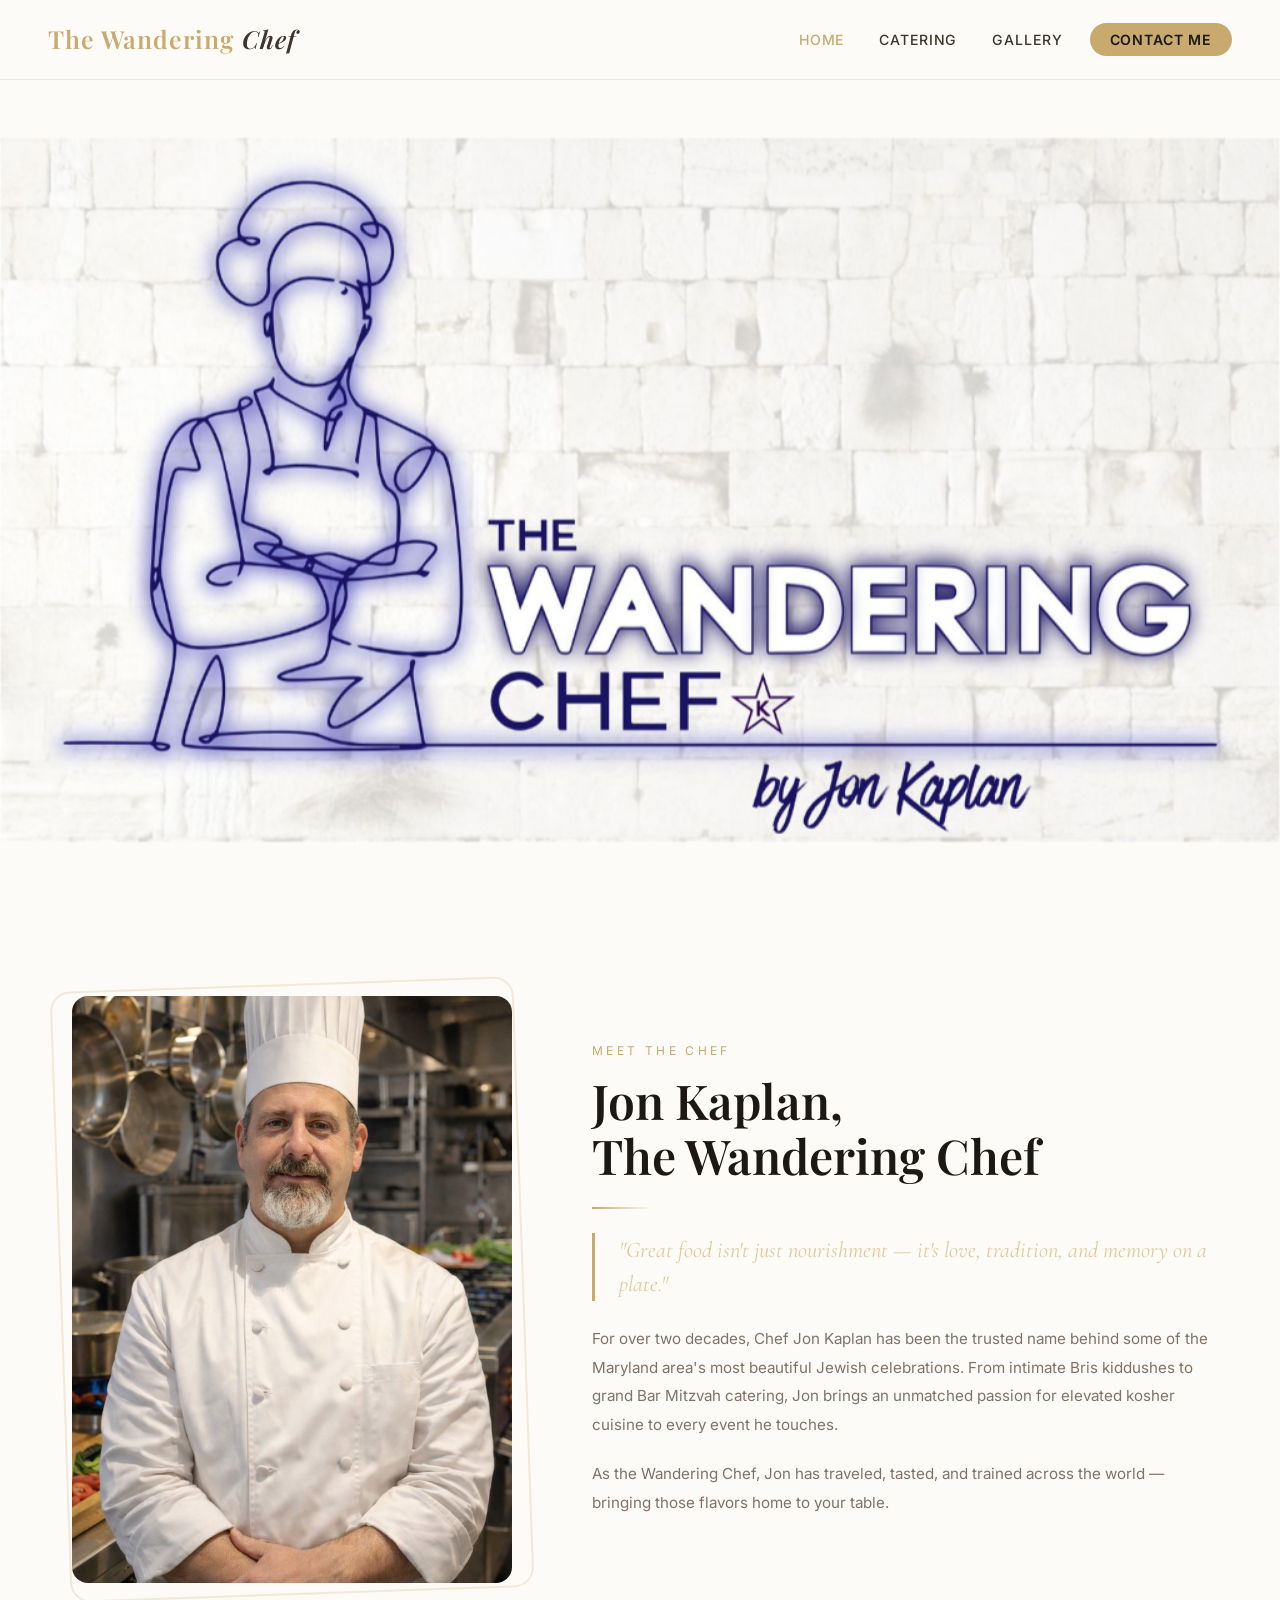
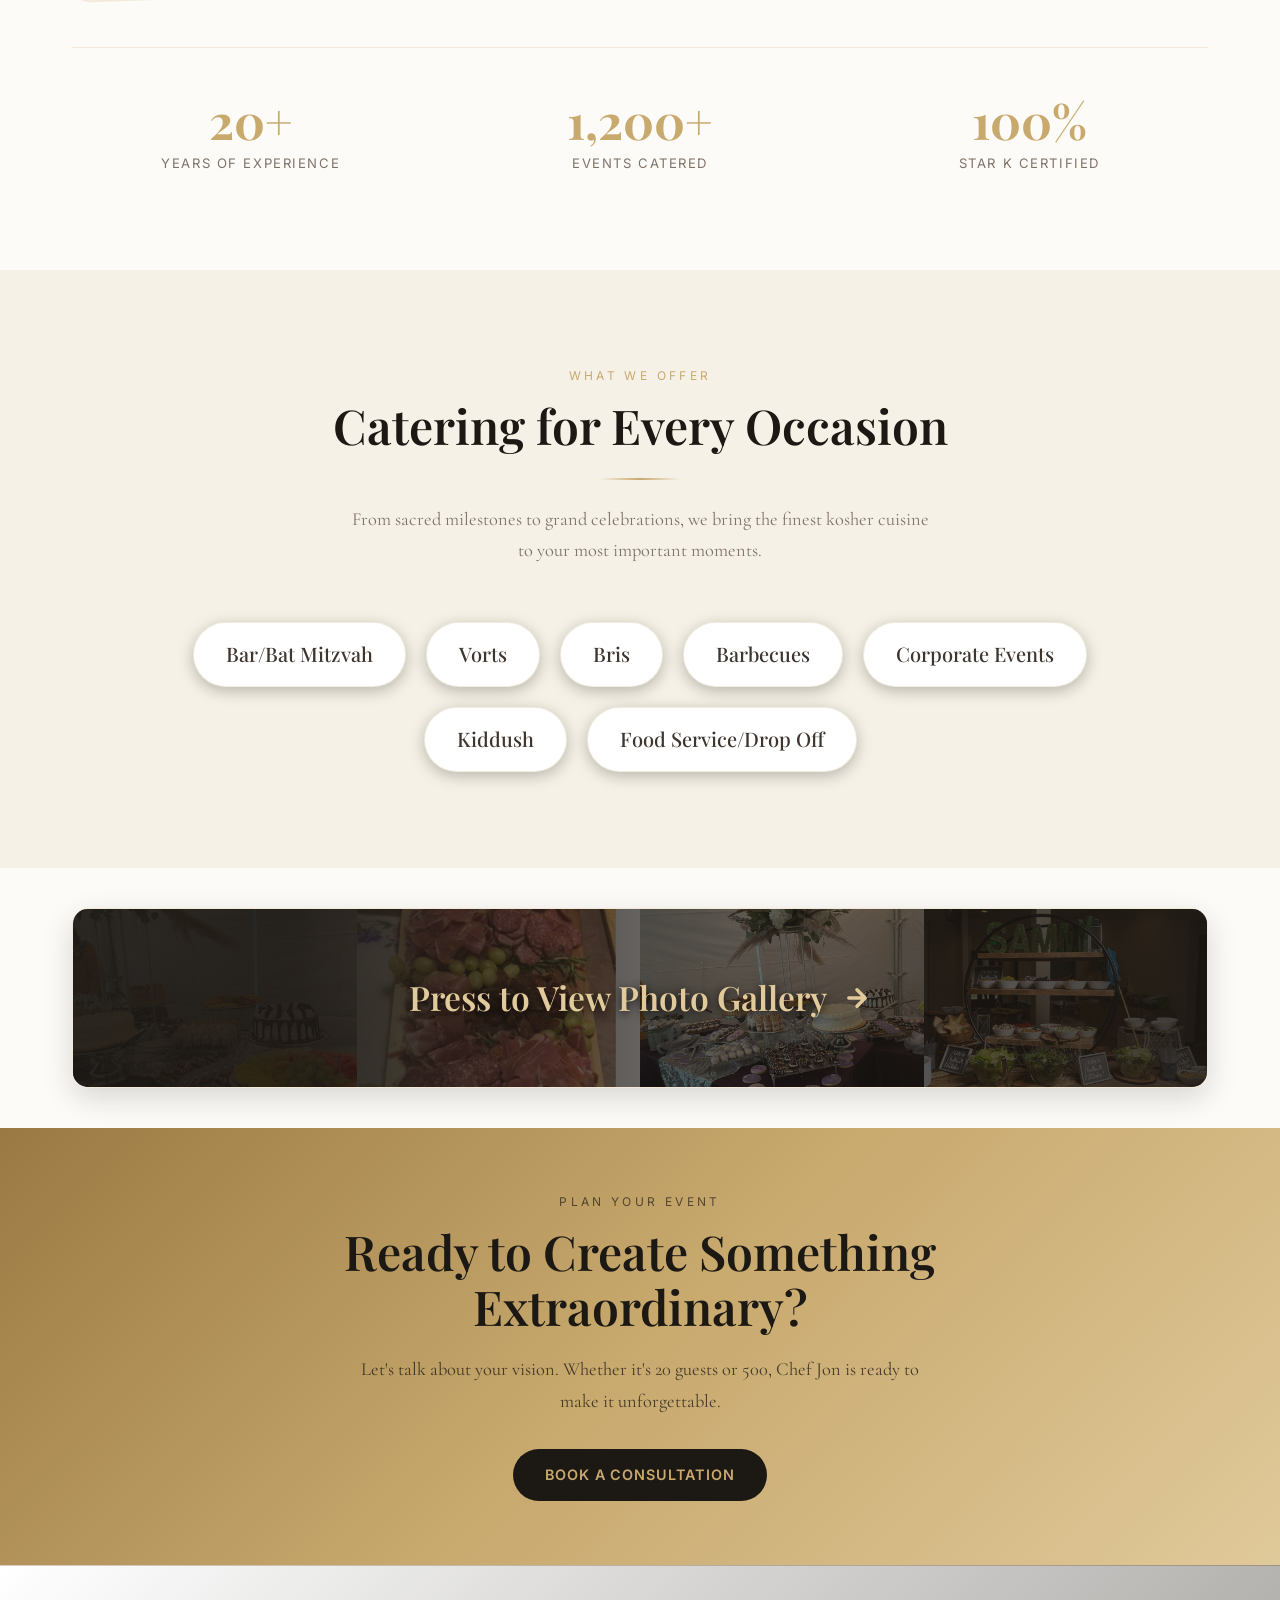
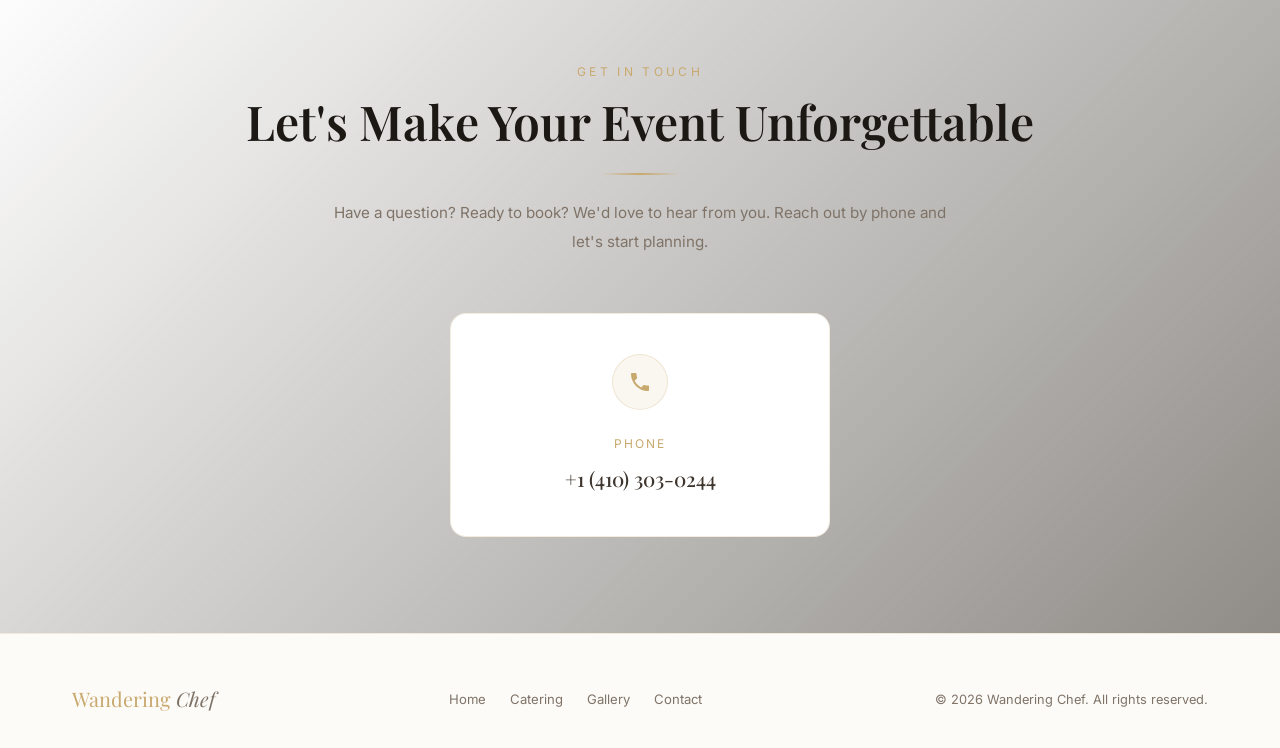
<file: index.html>
<!DOCTYPE html>
<html lang="en">
<head>
  <meta charset="UTF-8" />
  <meta name="viewport" content="width=device-width, initial-scale=1.0" />
  <title>The Wandering Chef — Premium Kosher Catering by Jon Kaplan</title>
  <meta name="description" content="The Wandering Chef by Jon Kaplan — Premier kosher catering for Bar Mitzvahs, Bat Mitzvahs, Bris, Kiddushes, Weddings, and all your special occasions." />
  <link rel="preconnect" href="https://fonts.googleapis.com" />
  <link rel="preconnect" href="https://fonts.gstatic.com" crossorigin />
  <link href="https://fonts.googleapis.com/css2?family=Playfair+Display:ital,wght@0,400;0,500;0,600;0,700;1,400;1,600&family=Inter:wght@300;400;500;600&family=Cormorant+Garamond:ital,wght@0,300;0,400;0,500;0,600;1,400;1,600&display=swap" rel="stylesheet" />
  <link rel="stylesheet" href="styles.css" />
</head>
<body>

  <!-- ============================
       NAVIGATION
       ============================ -->
  <nav class="navbar" id="navbar" role="navigation" aria-label="Main navigation">
    <a class="nav-brand" href="index.html" id="nav-logo">The Wandering <span>Chef</span></a>

    <div class="hamburger" id="hamburger" aria-label="Toggle menu">
      <span></span><span></span><span></span>
    </div>

    <ul class="nav-links" id="nav-links">
      <li><a href="index.html" class="active" id="nav-home">Home</a></li>
      <li><a href="catering.html" id="nav-catering">Catering</a></li>
      <li><a href="gallery.html" id="nav-gallery">Gallery</a></li>
      <li><a href="contact.html" class="nav-contact-btn " id="nav-contact">Contact Me</a></li>
    </ul>
  </nav>

  <!-- ============================
       HERO
       ============================ -->
  <header class="hero" id="hero">
    <div class="hero-overlay" aria-hidden="true"></div>
    <div class="hero-content">
      <img src="Logo.png" alt="Wandering Chef Logo" class="hero-logo-img" />
    </div>
  </header>

  <!-- ============================
       INTRO / ABOUT SNIPPET
       ============================ -->
  <section id="about-snippet">
    <div class="container">
      <div class="bio-layout">
        <div class="bio-image-wrap fade-in">
          <img class="bio-image" src="chef_portrait.jpg" alt="Chef Jon Kaplan" loading="lazy" />
        </div>
        <div class="fade-in fade-in-delay-1">
          <span class="section-label">Meet the Chef</span>
          <h2 class="section-title">Jon Kaplan,<br>The Wandering Chef</h2>
          <div class="divider"></div>
          <blockquote class="bio-quote">"Great food isn't just nourishment — it's love, tradition, and memory on a plate."</blockquote>
          <p class="bio-text">For over two decades, Chef Jon Kaplan has been the trusted name behind some of the Maryland area's most beautiful Jewish celebrations. From intimate Bris kiddushes to grand Bar Mitzvah catering, Jon brings an unmatched passion for elevated kosher cuisine to every event he touches.</p>
          <p class="bio-text">As the Wandering Chef, Jon has traveled, tasted, and trained across the world — bringing those flavors home to your table.</p>
        </div>
      </div>

      <!-- Stats -->
      <div class="stats-grid">
        <div class="stat-item fade-in">
          <div class="stat-number">20+</div>
          <div class="stat-label">Years of Experience</div>
        </div>
        <div class="stat-item fade-in fade-in-delay-1">
          <div class="stat-number">1,200+</div>
          <div class="stat-label">Events Catered</div>
        </div>
        <div class="stat-item fade-in fade-in-delay-2">
          <div class="stat-number">100%</div>
          <div class="stat-label">Star K Certified</div>
        </div>
      </div>
    </div>
  </section>

  <!-- ============================
       SERVICES
       ============================ -->
  <section id="services" style="background: var(--dark-mid);">
    <div class="container">
      <div class="text-center fade-in">
        <span class="section-label">What We Offer</span>
        <h2 class="section-title">Catering for Every Occasion</h2>
        <div class="divider center"></div>
        <p class="section-subtitle">From sacred milestones to grand celebrations, we bring the finest kosher cuisine to your most important moments.</p>
      </div>
      
      <div class="catering-services-text-list fade-in">
        <a href="catering.html#bar-mitzvah" class="service-text-link">Bar/Bat Mitzvah</a>
        <a href="catering.html#vorts" class="service-text-link">Vorts</a>
        <a href="catering.html#bris" class="service-text-link">Bris</a>
        <a href="catering.html#bbq" class="service-text-link">Barbecues</a>
        <a href="catering.html#corporate" class="service-text-link">Corporate Events</a>
        <a href="catering.html#kiddush" class="service-text-link">Kiddush</a>
        <a href="catering.html#drop-off" class="service-text-link">Food Service/Drop Off</a>
      </div>
    </div>
  </section>

  <!-- ============================
       PHOTO GALLERY TRIGGER BUTTON / STRIP
       ============================ -->
  <div class="gallery-trigger-banner">
    <a href="gallery.html" class="gallery-banner-btn">
      <div class="gallery-banner-bg">
        <div class="bg-img" style="background-image: url('Food Images/WhatsApp%20Image%202026-06-09%20at%2015.09.05%20(1).jpeg');"></div>
        <div class="bg-img" style="background-image: url('Food Images/WhatsApp%20Image%202026-06-09%20at%2015.09.05%20(2).jpeg');"></div>
        <div class="bg-img" style="background-image: url('Food Images/WhatsApp%20Image%202026-06-09%20at%2015.09.05%20(3).jpeg');"></div>
        <div class="bg-img" style="background-image: url('Food Images/WhatsApp%20Image%202026-06-09%20at%2015.09.06%20(1).jpeg');"></div>
      </div>
      <div class="gallery-banner-overlay"></div>
      <div class="gallery-banner-content">
        <span>Press to View Photo Gallery</span>
        <svg viewBox="0 0 24 24" xmlns="http://www.w3.org/2000/svg">
          <path d="M5 12h14M12 5l7 7-7 7" stroke="currentColor" stroke-width="3" stroke-linecap="round" stroke-linejoin="round" fill="none"/>
        </svg>
      </div>
    </a>
  </div>

  <!-- ============================
       HIGHLIGHT BAND
       ============================ -->
  <section class="highlight-band" id="cta-band">
    <div class="container text-center fade-in">
      <span class="section-label" style="color: rgba(26,22,18,0.65);">Plan Your Event</span>
      <h2 class="section-title">Ready to Create Something<br>Extraordinary?</h2>
      <p class="section-subtitle" style="margin: 1rem auto 2rem;">Let's talk about your vision. Whether it's 20 guests or 500, Chef Jon is ready to make it unforgettable.</p>
      <a href="contact.html" class="btn btn-primary" id="cta-contact-btn">Book a Consultation</a>
    </div>
  </section>

  <!-- ============================
       CONTACT SECTION (Home)
       ============================ -->
  <section class="contact-section" id="contact-home">
    <div class="container text-center fade-in">
      <span class="section-label">Get in Touch</span>
      <h2 class="section-title">Let's Make Your Event Unforgettable</h2>
      <div class="divider center"></div>
      <p class="bio-text" style="max-width: 620px; margin: 0 auto 3.5rem;">Have a question? Ready to book? We'd love to hear from you. Reach out by phone and let's start planning.</p>

      <div class="contact-methods-grid" style="display: flex; justify-content: center;">
        <div class="contact-method-card" style="max-width: 380px; width: 100%;">
          <div class="contact-icon">
            <svg viewBox="0 0 24 24" xmlns="http://www.w3.org/2000/svg">
              <path d="M6.6 10.8c1.4 2.8 3.8 5.1 6.6 6.6l2.2-2.2c.3-.3.7-.4 1-.2 1.1.4 2.3.6 3.6.6.6 0 1 .4 1 1V20c0 .6-.4 1-1 1-9.4 0-17-7.6-17-17 0-.6.4-1 1-1h3.5c.6 0 1 .4 1 1 0 1.3.2 2.5.6 3.6.1.3 0 .7-.2 1L6.6 10.8z"/>
            </svg>
          </div>
          <span class="contact-info-label">Phone</span>
          <p class="contact-info-value"><a href="tel:+14103030244" id="contact-phone-link">+1 (410) 303-0244</a></p>
        </div>
      </div>
    </div>
  </section>

  <!-- ============================
       FOOTER
       ============================ -->
  <footer class="footer" id="footer">
    <div class="container">
      <div class="footer-inner">
        <div class="footer-brand">Wandering <span>Chef</span></div>
        <nav class="footer-links">
          <a href="index.html">Home</a>
          <a href="catering.html">Catering</a>
          <a href="gallery.html">Gallery</a>
          <a href="contact.html">Contact</a>
        </nav>
        <p class="footer-copy">&copy; 2026 Wandering Chef. All rights reserved.</p>
      </div>
    </div>
  </footer>

  <!-- Scroll Up Button -->
  <button id="scrollUpBtn" aria-label="Scroll to top">
    <svg viewBox="0 0 24 24" xmlns="http://www.w3.org/2000/svg">
      <path d="M7.41 15.41L12 10.83l4.59 4.58L18 14l-6-6-6 6z"/>
    </svg>
  </button>

  <script src="main.js"></script>
</body>
</html>
</file>
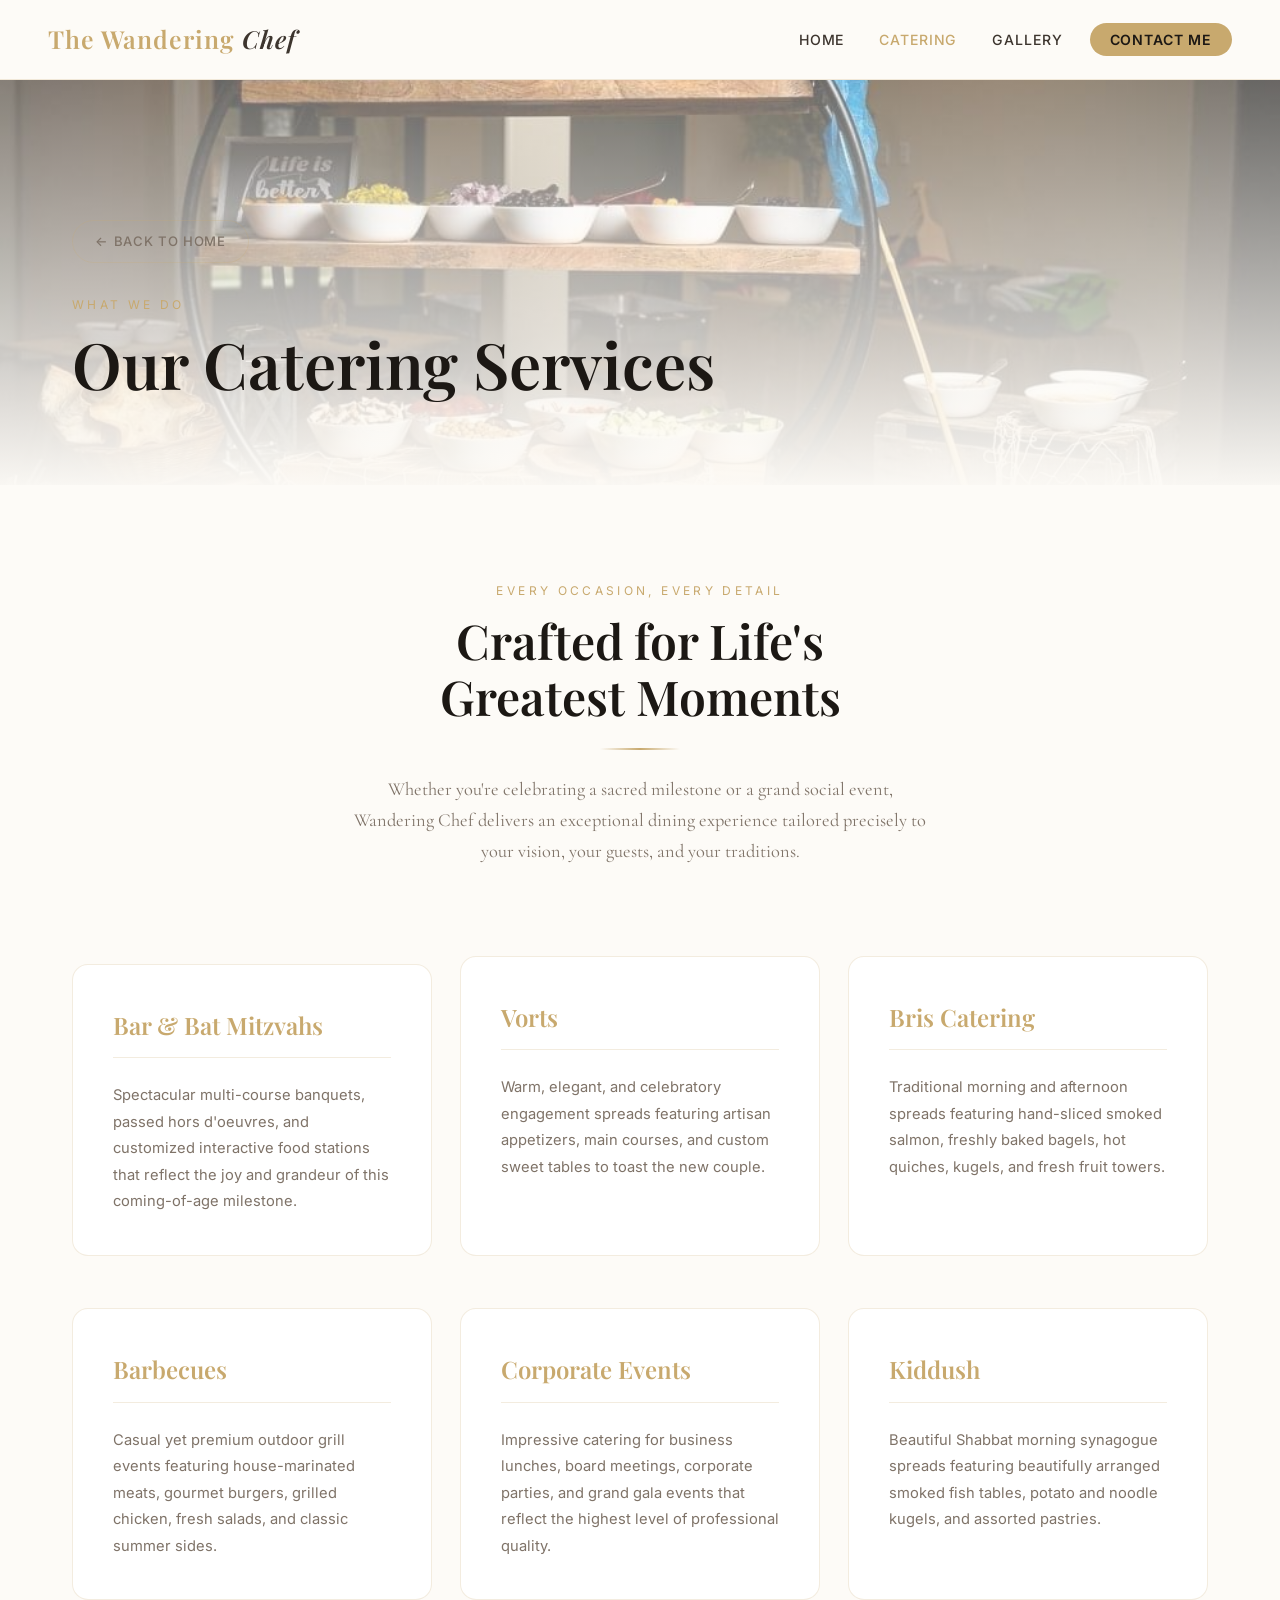
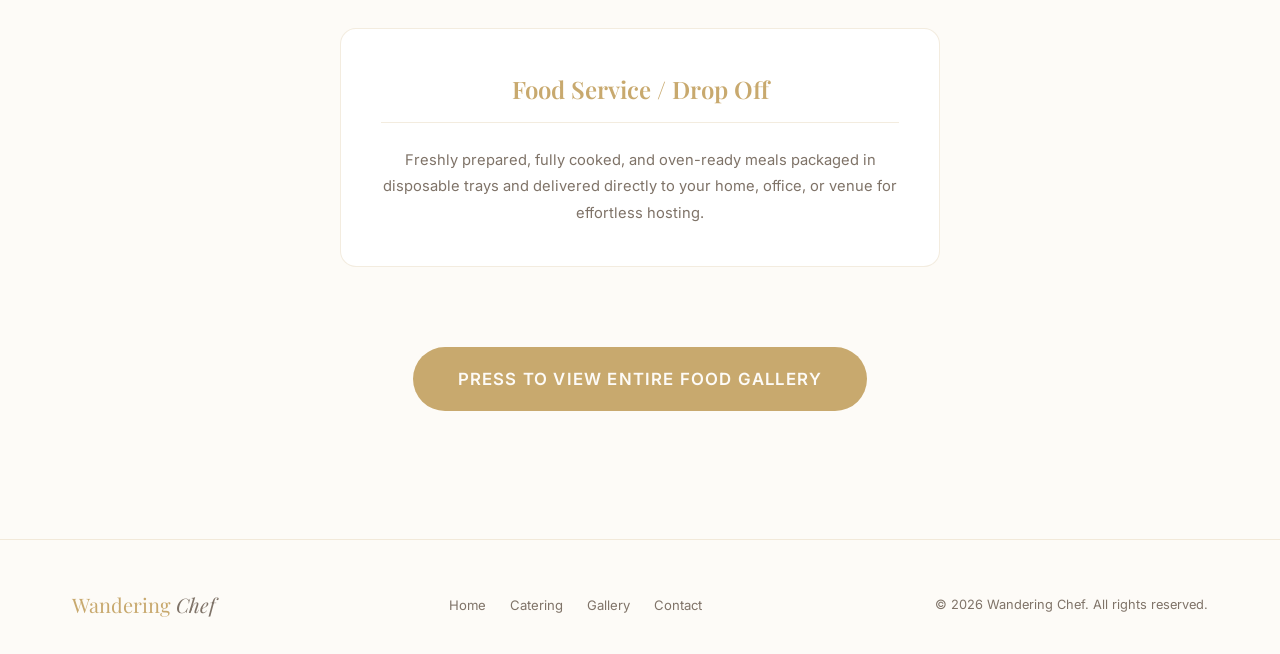
<file: catering.html>
<!DOCTYPE html>
<html lang="en">
<head>
  <meta charset="UTF-8" />
  <meta name="viewport" content="width=device-width, initial-scale=1.0" />
  <title>Catering Services — The Wandering Chef</title>
  <meta name="description" content="The Wandering Chef offers premium kosher catering for Bar Mitzvahs, Vorts, Bris, Barbecues, corporate events, Kiddushes, and Food Drop-Off services." />
  <link rel="preconnect" href="https://fonts.googleapis.com" />
  <link rel="preconnect" href="https://fonts.gstatic.com" crossorigin />
  <link href="https://fonts.googleapis.com/css2?family=Playfair+Display:ital,wght@0,400;0,500;0,600;0,700;1,400;1,600&family=Inter:wght@300;400;500;600&family=Cormorant+Garamond:ital,wght@0,300;0,400;0,500;0,600;1,400;1,600&display=swap" rel="stylesheet" />
  <link rel="stylesheet" href="styles.css" />
</head>
<body>

  <!-- NAVIGATION -->
  <nav class="navbar" id="navbar" role="navigation" aria-label="Main navigation">
    <a class="nav-brand" href="index.html" id="nav-logo">The Wandering <span>Chef</span></a>
    <div class="hamburger" id="hamburger" aria-label="Toggle menu">
      <span></span><span></span><span></span>
    </div>
    <ul class="nav-links" id="nav-links">
      <li><a href="index.html" id="nav-home">Home</a></li>
      <li><a href="catering.html" class="active" id="nav-catering">Catering</a></li>
      <li><a href="gallery.html" id="nav-gallery">Gallery</a></li>
      <li><a href="contact.html" class="nav-contact-btn" id="nav-contact">Contact Me</a></li>
    </ul>
  </nav>

  <div class="page-content">
    <!-- PAGE HERO SLIDESHOW -->
    <header class="page-hero" id="page-hero">
      <div class="page-hero-bg" id="hero-slide-1" style="background-image: url('bar_mitzvah.png'); opacity: 1; transition: opacity 1.5s ease-in-out;"></div>
      <div class="page-hero-bg" id="hero-slide-2" style="background-image: url('bris_catering.png'); opacity: 0; transition: opacity 1.5s ease-in-out;"></div>
      <div class="page-hero-bg" id="hero-slide-3" style="background-image: url('wedding_catering.png'); opacity: 0; transition: opacity 1.5s ease-in-out;"></div>
      <div class="page-hero-bg" id="hero-slide-4" style="background-image: url('kiddush_slide1.png'); opacity: 0; transition: opacity 1.5s ease-in-out;"></div>
      <div class="page-hero-bg" id="hero-slide-5" style="background-image: url('kiddush_slide2.png'); opacity: 0; transition: opacity 1.5s ease-in-out;"></div>
      <div class="page-hero-overlay"></div>
      <div class="page-hero-content container">
        <a href="index.html" class="btn-back" id="back-home">← Back to Home</a>
        <span class="section-label">What We Do</span>
        <h1 class="section-title" style="font-size: clamp(2.2rem,5vw,4rem);">Our Catering Services</h1>
      </div>
    </header>

    <!-- OVERVIEW TEXT -->
    <section id="catering-overview">
      <div class="container">
        <div class="text-center fade-in" style="max-width:700px; margin:0 auto;">
          <span class="section-label">Every Occasion, Every Detail</span>
          <h2 class="section-title">Crafted for Life's<br>Greatest Moments</h2>
          <div class="divider center"></div>
          <p class="section-subtitle">Whether you're celebrating a sacred milestone or a grand social event, Wandering Chef delivers an exceptional dining experience tailored precisely to your vision, your guests, and your traditions.</p>
        </div>

        <!-- CATERING SERVICES LIST -->
        <div class="services-grid" style="margin-top:4rem;">
          <div class="menu-section fade-in" id="bar-mitzvah" style="border-radius:16px;">
            <h3 class="menu-section-title">Bar &amp; Bat Mitzvahs</h3>
            <p style="color:var(--text-muted);font-size:0.92rem;line-height:1.8;">Spectacular multi-course banquets, passed hors d'oeuvres, and customized interactive food stations that reflect the joy and grandeur of this coming-of-age milestone.</p>
          </div>
          
          <div class="menu-section fade-in fade-in-delay-1" id="vorts" style="border-radius:16px;">
            <h3 class="menu-section-title">Vorts</h3>
            <p style="color:var(--text-muted);font-size:0.92rem;line-height:1.8;">Warm, elegant, and celebratory engagement spreads featuring artisan appetizers, main courses, and custom sweet tables to toast the new couple.</p>
          </div>

          <div class="menu-section fade-in fade-in-delay-2" id="bris" style="border-radius:16px;">
            <h3 class="menu-section-title">Bris Catering</h3>
            <p style="color:var(--text-muted);font-size:0.92rem;line-height:1.8;">Traditional morning and afternoon spreads featuring hand-sliced smoked salmon, freshly baked bagels, hot quiches, kugels, and fresh fruit towers.</p>
          </div>

          <div class="menu-section fade-in" id="bbq" style="border-radius:16px;">
            <h3 class="menu-section-title">Barbecues</h3>
            <p style="color:var(--text-muted);font-size:0.92rem;line-height:1.8;">Casual yet premium outdoor grill events featuring house-marinated meats, gourmet burgers, grilled chicken, fresh salads, and classic summer sides.</p>
          </div>

          <div class="menu-section fade-in fade-in-delay-1" id="corporate" style="border-radius:16px;">
            <h3 class="menu-section-title">Corporate Events</h3>
            <p style="color:var(--text-muted);font-size:0.92rem;line-height:1.8;">Impressive catering for business lunches, board meetings, corporate parties, and grand gala events that reflect the highest level of professional quality.</p>
          </div>

          <div class="menu-section fade-in fade-in-delay-2" id="kiddush" style="border-radius:16px;">
            <h3 class="menu-section-title">Kiddush</h3>
            <p style="color:var(--text-muted);font-size:0.92rem;line-height:1.8;">Beautiful Shabbat morning synagogue spreads featuring beautifully arranged smoked fish tables, potato and noodle kugels, and assorted pastries.</p>
          </div>

          <div class="menu-section fade-in fade-in-delay-3" id="drop-off" style="border-radius:16px; grid-column: 1 / -1; max-width: 600px; margin: 0 auto; text-align: center;">
            <h3 class="menu-section-title" style="text-align: center;">Food Service / Drop Off</h3>
            <p style="color:var(--text-muted);font-size:0.92rem;line-height:1.8;">Freshly prepared, fully cooked, and oven-ready meals packaged in disposable trays and delivered directly to your home, office, or venue for effortless hosting.</p>
          </div>
        </div>

        <!-- VIEW ENTIRE FOOD GALLERY BUTTON -->
        <div class="text-center fade-in" style="margin-top: 5rem; margin-bottom: 2rem;">
          <a href="gallery.html" class="btn btn-primary" style="padding: 1.1rem 2.8rem; font-size: 1.05rem; letter-spacing: 1.2px;">Press to view entire food gallery</a>
        </div>
      </div>
    </section>

    <!-- FOOTER -->
    <footer class="footer" id="footer">
      <div class="container">
        <div class="footer-inner">
          <div class="footer-brand">Wandering <span>Chef</span></div>
          <nav class="footer-links">
            <a href="index.html">Home</a>
            <a href="catering.html">Catering</a>
            <a href="gallery.html">Gallery</a>
            <a href="contact.html">Contact</a>
          </nav>
          <p class="footer-copy">&copy; 2026 Wandering Chef. All rights reserved.</p>
        </div>
      </div>
    </footer>
  </div>

  <!-- Scroll Up Button -->
  <button id="scrollUpBtn" aria-label="Scroll to top">
    <svg viewBox="0 0 24 24" xmlns="http://www.w3.org/2000/svg">
      <path d="M7.41 15.41L12 10.83l4.59 4.58L18 14l-6-6-6 6z"/>
    </svg>
  </button>
  <script src="main.js"></script>
  <script>
    // Catering Hero Slideshow: Switch background photos every 5.5 seconds
    document.addEventListener('DOMContentLoaded', () => {
      const slides = [
        document.getElementById('hero-slide-1'),
        document.getElementById('hero-slide-2'),
        document.getElementById('hero-slide-3'),
        document.getElementById('hero-slide-4'),
        document.getElementById('hero-slide-5')
      ];
      if (slides.some(s => !s)) return;
      
      let currentSlide = 0;
      setInterval(() => {
        // Fade out current slide
        slides[currentSlide].style.opacity = 0;
        
        // Move to next slide
        currentSlide = (currentSlide + 1) % slides.length;
        
        // Fade in next slide
        slides[currentSlide].style.opacity = 1;
      }, 5500);
    });
  </script>
</body>
</html>
</file>
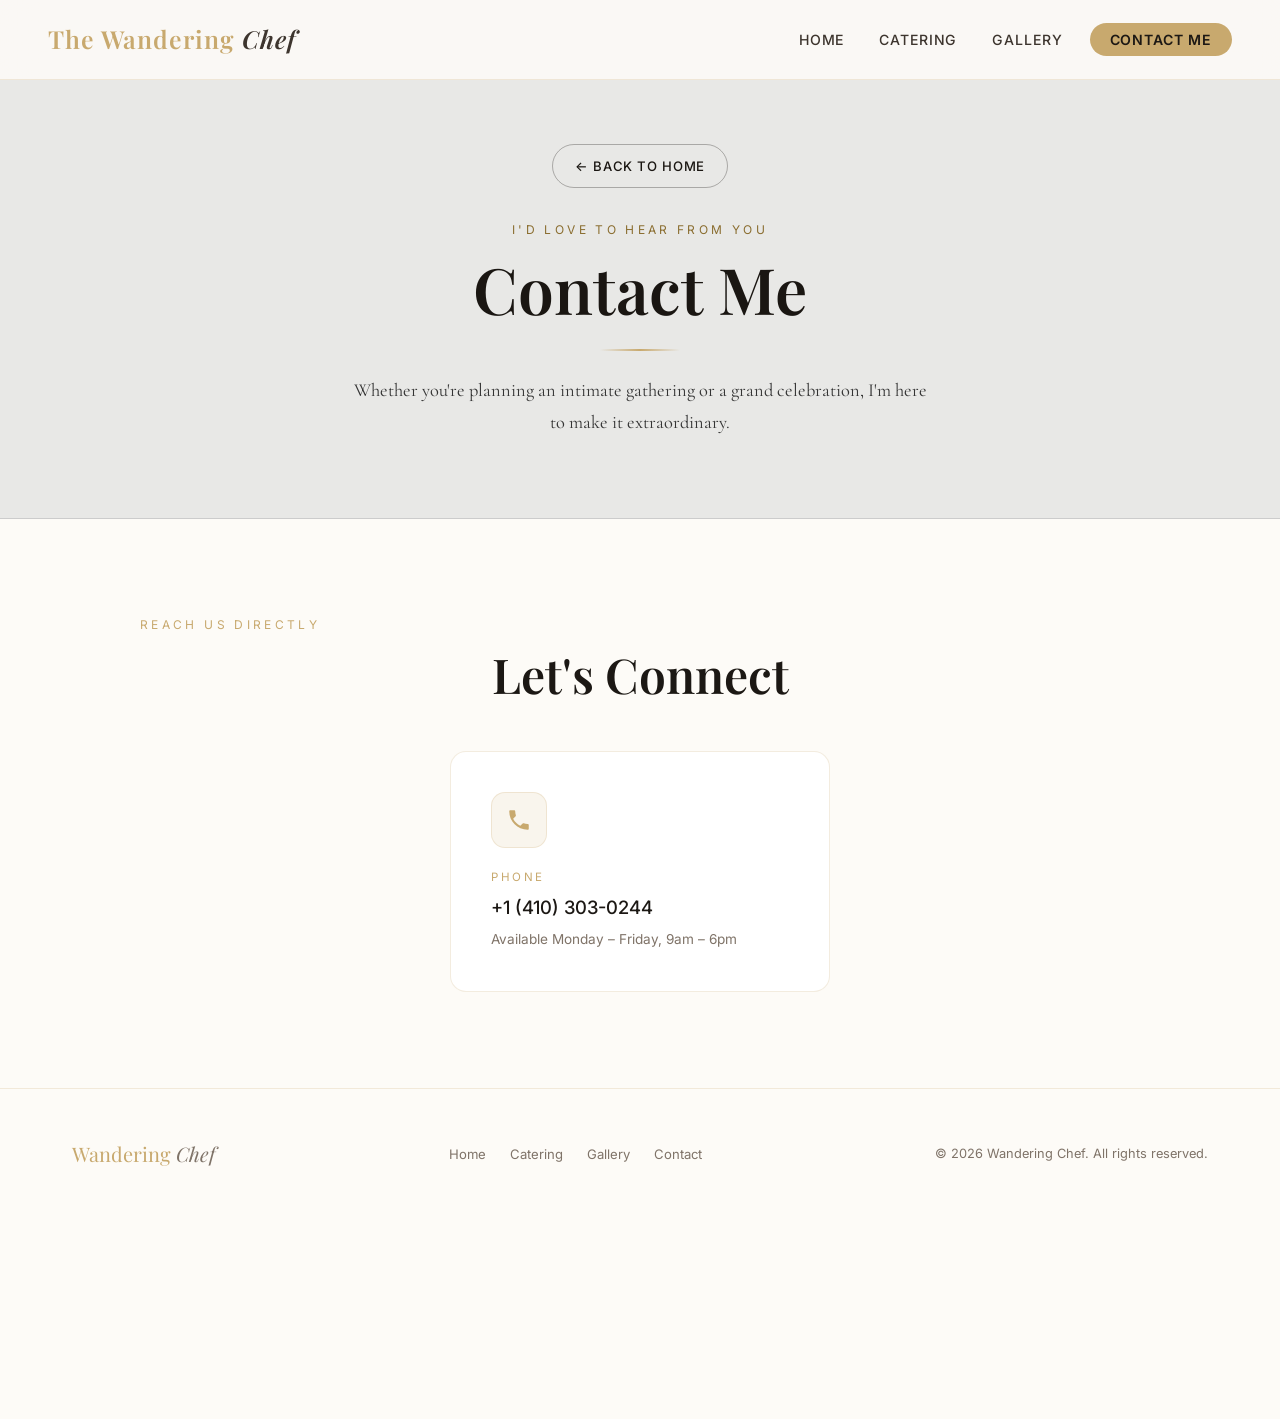
<file: contact.html>
<!DOCTYPE html>
<html lang="en">
<head>
  <meta charset="UTF-8" />
  <meta name="viewport" content="width=device-width, initial-scale=1.0" />
  <title>Contact — The Wandering Chef</title>
  <meta name="description" content="Get in touch with Chef Jon Kaplan at The Wandering Chef. Book a consultation, ask about catering services, or request a quote. Phone, email, and Instagram." />
  <link rel="preconnect" href="https://fonts.googleapis.com" />
  <link rel="preconnect" href="https://fonts.gstatic.com" crossorigin />
  <link href="https://fonts.googleapis.com/css2?family=Playfair+Display:ital,wght@0,400;0,500;0,600;0,700;1,400;1,600&family=Inter:wght@300;400;500;600&family=Cormorant+Garamond:ital,wght@0,300;0,400;0,500;0,600;1,400;1,600&display=swap" rel="stylesheet" />
  <link rel="stylesheet" href="styles.css" />
  <style>
    .contact-page-hero {
      background: #e8e8e6;
      padding: calc(var(--nav-height) + 4rem) 0 5rem;
      border-bottom: 1px solid #ccc;
      text-align: center;
    }
    .contact-page-hero .section-label {
      color: #8a6d2f;
    }
    .contact-page-hero .section-title {
      color: #1a1612;
    }
    .contact-page-hero .section-subtitle {
      color: #333;
    }
    .contact-page-hero .btn-back {
      color: #1a1612;
      border-color: rgba(26,22,18,0.3);
    }
    .contact-page-hero .btn-back:hover {
      background: rgba(26,22,18,0.08);
    }
    .contact-page-hero .divider::after {
      background: #8a6d2f;
    }

    .contact-page-centered {
      max-width: 1000px;
      margin: 0 auto;
    }

    .contact-methods-grid {
      display: grid;
      grid-template-columns: repeat(auto-fit, minmax(280px, 1fr));
      gap: 2rem;
    }

    .contact-card {
      background: var(--dark-card);
      border: 1px solid var(--border);
      border-radius: 16px;
      padding: 2.5rem;
      margin-bottom: 1.5rem;
      transition: border-color var(--transition), transform var(--transition);
    }

    .contact-card:hover {
      border-color: rgba(200,169,110,0.45);
      transform: translateY(-4px);
    }

    .contact-card-icon {
      width: 56px;
      height: 56px;
      background: rgba(200,169,110,0.12);
      border: 1px solid var(--border);
      border-radius: 14px;
      display: flex;
      align-items: center;
      justify-content: center;
      margin-bottom: 1.25rem;
    }

    .contact-card-icon svg {
      width: 26px;
      height: 26px;
      fill: var(--gold);
    }

    .contact-card-label {
      font-size: 0.72rem;
      letter-spacing: 0.22em;
      text-transform: uppercase;
      color: var(--gold);
      margin-bottom: 0.3rem;
    }

    .contact-card-value {
      font-size: 1.15rem;
      font-weight: 500;
      color: var(--cream);
    }

    .contact-card-value a {
      color: var(--cream);
      transition: color var(--transition);
    }

    .contact-card-value a:hover {
      color: var(--gold);
    }

    .contact-card-note {
      font-size: 0.85rem;
      color: var(--text-muted);
      margin-top: 0.3rem;
    }

    .form-card {
      background: var(--dark-card);
      border: 1px solid var(--border);
      border-radius: 20px;
      padding: 3rem;
    }

    @media (max-width: 900px) {
      .contact-page-grid {
        grid-template-columns: 1fr;
        gap: 3rem;
      }
    }
  </style>
</head>
<body>

  <!-- NAVIGATION -->
  <nav class="navbar" id="navbar" role="navigation" aria-label="Main navigation">
    <a class="nav-brand" href="index.html" id="nav-logo">The Wandering <span>Chef</span></a>
    <div class="hamburger" id="hamburger" aria-label="Toggle menu">
      <span></span><span></span><span></span>
    </div>
    <ul class="nav-links" id="nav-links">
      <li><a href="index.html" class="" id="nav-home">Home</a></li>
      <li><a href="catering.html" id="nav-catering">Catering</a></li>
      <li><a href="gallery.html" id="nav-gallery">Gallery</a></li>
      <li><a href="contact.html" class="nav-contact-btn active" id="nav-contact">Contact Me</a></li>
    </ul>
  </nav>

  <!-- HERO -->
  <div class="contact-page-hero">
    <div class="container fade-in">
      <a href="index.html" class="btn-back" id="back-home" style="display:inline-flex; margin-bottom:2rem;">← Back to Home</a>
      <span class="section-label">I'd Love to Hear From You</span>
      <h1 class="section-title" style="font-size:clamp(2.2rem,5vw,4rem);">Contact Me</h1>
      <div class="divider center"></div>
      <p class="section-subtitle" style="margin:0 auto;">Whether you're planning an intimate gathering or a grand celebration, I'm here to make it extraordinary.</p>
    </div>
  </div>

  <div class="page-content" style="padding-top:0;">
    <!-- CONTACT MAIN -->
    <section id="contact-main">
      <div class="container">
      <div class="contact-page-centered fade-in">
        <span class="section-label">Reach Us Directly</span>
        <h2 class="section-title" style="margin-bottom:3rem; text-align: center;">Let's Connect</h2>

        <div class="contact-methods-grid" style="display: flex; justify-content: center;">
          <div class="contact-card" id="contact-card-phone" style="max-width: 380px; width: 100%; margin-bottom: 0;">
            <div class="contact-card-icon">
              <svg viewBox="0 0 24 24"><path d="M6.6 10.8c1.4 2.8 3.8 5.1 6.6 6.6l2.2-2.2c.3-.3.7-.4 1-.2 1.1.4 2.3.6 3.6.6.6 0 1 .4 1 1V20c0 .6-.4 1-1 1-9.4 0-17-7.6-17-17 0-.6.4-1 1-1h3.5c.6 0 1 .4 1 1 0 1.3.2 2.5.6 3.6.1.3 0 .7-.2 1L6.6 10.8z"/></svg>
            </div>
            <p class="contact-card-label">Phone</p>
            <p class="contact-card-value"><a href="tel:+14103030244" id="contact-phone-link">+1 (410) 303-0244</a></p>
            <p class="contact-card-note">Available Monday – Friday, 9am – 6pm</p>
          </div>
        </div>
      </div>
      </div>
    </section>

    <!-- FOOTER -->
    <footer class="footer" id="footer">
      <div class="container">
        <div class="footer-inner">
          <div class="footer-brand">Wandering <span>Chef</span></div>
          <nav class="footer-links">
            <a href="index.html">Home</a>
            <a href="catering.html">Catering</a>
            <a href="gallery.html">Gallery</a>
            <a href="contact.html">Contact</a>
          </nav>
          <p class="footer-copy">&copy; 2026 Wandering Chef. All rights reserved.</p>
        </div>
      </div>
    </footer>
  </div>

  <!-- Scroll Up Button -->
  <button id="scrollUpBtn" aria-label="Scroll to top">
    <svg viewBox="0 0 24 24" xmlns="http://www.w3.org/2000/svg">
      <path d="M7.41 15.41L12 10.83l4.59 4.58L18 14l-6-6-6 6z"/>
    </svg>
  </button>


  <script src="main.js"></script>
</body>
</html>
</file>
<file: styles.css>
/* ==========================================
   WANDERING CHEF — Global Styles
   ========================================== */

@import url('https://fonts.googleapis.com/css2?family=Playfair+Display:ital,wght@0,400;0,500;0,600;0,700;1,400;1,600&family=Inter:wght@300;400;500;600&family=Cormorant+Garamond:ital,wght@0,300;0,400;0,500;0,600;1,400;1,600&display=swap');

/* ---- CSS Variables ---- */
:root {
  --gold: #c8a96e;
  --gold-light: #e0c99a;
  --gold-dark: #9a7a42;
  --cream: #1c1814;
  --dark: #fdfbf7;
  --dark-mid: #f5f1e6;
  --dark-card: #ffffff;
  --text-main: #3d352e;
  --text-muted: #7f7368;
  --text-dark: #1c1814;
  --border: rgba(200, 169, 110, 0.22);
  --nav-height: 80px;
  --transition: 0.35s cubic-bezier(0.4, 0, 0.2, 1);
}

/* ---- Reset & Base ---- */
*, *::before, *::after {
  box-sizing: border-box;
  margin: 0;
  padding: 0;
}

html {
  scroll-behavior: smooth;
  font-size: 16px;
}

body {
  font-family: 'Inter', sans-serif;
  background-color: var(--dark);
  color: var(--text-main);
  line-height: 1.7;
  overflow-x: hidden;
}

a {
  text-decoration: none;
  color: inherit;
}

img {
  display: block;
  max-width: 100%;
}

ul {
  list-style: none;
}

/* ==========================================
   NAVIGATION
   ========================================== */
.navbar {
  position: fixed;
  top: 0;
  left: 0;
  right: 0;
  z-index: 1000;
  height: var(--nav-height);
  display: flex;
  align-items: center;
  padding: 0 3rem;
  background: rgba(253, 251, 247, 0.85);
  backdrop-filter: blur(20px);
  -webkit-backdrop-filter: blur(20px);
  border-bottom: 1px solid var(--border);
  transition: background var(--transition), box-shadow var(--transition);
}

.navbar.scrolled {
  background: rgba(253, 251, 247, 0.97);
  box-shadow: 0 4px 40px rgba(200, 169, 110, 0.12);
}

.nav-brand {
  font-family: 'Playfair Display', serif;
  font-size: 1.55rem;
  font-weight: 600;
  color: var(--gold);
  letter-spacing: 0.04em;
  white-space: nowrap;
  transition: color var(--transition), transform var(--transition);
  cursor: pointer;
  flex-shrink: 0;
}

.nav-brand:hover {
  color: var(--gold-light);
  transform: scale(1.03);
}

.nav-brand span {
  color: var(--text-main);
  font-style: italic;
}

.nav-links {
  display: flex;
  align-items: center;
  gap: 0.2rem;
  margin-left: auto;
}

.nav-links a,
.nav-links .dropdown-toggle {
  font-size: 0.88rem;
  font-weight: 500;
  letter-spacing: 0.06em;
  text-transform: uppercase;
  color: var(--text-main);
  padding: 0.5rem 1rem;
  border-radius: 4px;
  transition: color var(--transition), background var(--transition);
  cursor: pointer;
  white-space: nowrap;
}

.nav-links a:hover,
.nav-links .dropdown-toggle:hover {
  color: var(--gold);
  background: rgba(200, 169, 110, 0.08);
}

.nav-links a.active {
  color: var(--gold);
}

/* Dropdown */
.dropdown {
  position: relative;
}

.dropdown-toggle {
  display: flex;
  align-items: center;
  gap: 0.3rem;
  background: none;
  border: none;
  font-family: 'Inter', sans-serif;
}

.dropdown-toggle svg {
  width: 12px;
  height: 12px;
  transition: transform var(--transition);
}

.dropdown:hover .dropdown-toggle svg {
  transform: rotate(180deg);
}

.dropdown-menu {
  position: absolute;
  top: calc(100% + 0.5rem);
  right: 0;
  min-width: 210px;
  background: var(--dark-card);
  border: 1px solid var(--border);
  border-radius: 10px;
  padding: 0.5rem;
  opacity: 0;
  pointer-events: none;
  transform: translateY(-8px);
  transition: opacity var(--transition), transform var(--transition);
  box-shadow: 0 20px 60px rgba(0,0,0,0.5);
}

.dropdown:hover .dropdown-menu {
  opacity: 1;
  pointer-events: all;
  transform: translateY(0);
}

.dropdown-menu a {
  display: block;
  padding: 0.65rem 1rem;
  font-size: 0.85rem;
  color: var(--text-main);
  border-radius: 6px;
  transition: color var(--transition), background var(--transition), padding-left var(--transition);
}

.dropdown-menu a:hover {
  color: var(--gold);
  background: rgba(200, 169, 110, 0.1);
  padding-left: 1.4rem;
}

/* Contact button in nav */
.nav-contact-btn {
  margin-left: 0.5rem;
  padding: 0.5rem 1.25rem !important;
  background: var(--gold) !important;
  color: var(--text-dark) !important;
  border-radius: 50px !important;
  font-weight: 600 !important;
  transition: background var(--transition), transform var(--transition), box-shadow var(--transition) !important;
}

.nav-contact-btn:hover {
  background: var(--gold-light) !important;
  transform: translateY(-2px) !important;
  box-shadow: 0 6px 20px rgba(200, 169, 110, 0.4) !important;
  color: var(--text-dark) !important;
}

/* Hamburger */
.hamburger {
  display: none;
  flex-direction: column;
  gap: 5px;
  cursor: pointer;
  margin-left: auto;
  padding: 0.5rem;
}

.hamburger span {
  width: 24px;
  height: 2px;
  background: var(--text-main);
  border-radius: 2px;
  transition: all var(--transition);
}

/* ==========================================
   PAGE WRAPPER (push below navbar)
   ========================================== */
.page-content {
  padding-top: var(--nav-height);
  min-height: 100vh;
}

/* ==========================================
   HERO SECTION
   ========================================== */
.hero {
  position: relative;
  height: calc(100vh - var(--nav-height)); /* Fits remaining screen height exactly */
  margin-top: var(--nav-height); /* Starts the hero block directly below the menu bar */
  min-height: 500px;
  display: flex;
  align-items: flex-start; /* Start logo right at the top of the container */
  justify-content: center;
  overflow: hidden;
  box-sizing: border-box;
}

.hero-content {
  position: relative;
  z-index: 2;
  text-align: center;
  padding: 0;
  width: 100%;
  max-width: 100%;
  height: 100%;
  display: flex;
  justify-content: center;
  align-items: flex-start; /* Place logo at the top edge of the hero box */
  animation: heroFadeUp 1.2s ease both;
}

.hero-logo-img {
  width: 100%;
  max-width: 100%;
  height: 100%; /* Fit screen height bounds exactly */
  object-fit: contain; /* Keeps aspect ratio perfect and ensures visibility */
  display: block;
}

@media (max-width: 768px) {
  .hero {
    height: auto; /* Shrink to fit the logo image height exactly */
    min-height: 0; /* Remove min-height limitations */
    margin-top: var(--nav-height); /* Keep directly below navbar */
    padding: 0.5rem 0 0 0; /* Minimal spacing at the top, none at the bottom */
    align-items: center;
  }
  .hero-content {
    padding: 0; /* Remove vertical spacing padding inside container */
    height: auto; /* Shrink wrapper container to image height */
    align-items: center;
  }
  .hero-logo-img {
    max-width: 95%; /* Maximized size for mobile viewports */
    height: auto; /* Restrict height stretching */
  }
}


.hero-overlay {
  position: absolute;
  inset: 0;
  background: linear-gradient(
    135deg,
    rgba(253, 251, 247, 0.8) 0%,
    rgba(253, 251, 247, 0.45) 50%,
    rgba(253, 251, 247, 0.7) 100%
  );
}


@keyframes heroFadeUp {
  from { opacity: 0; transform: translateY(40px); }
  to { opacity: 1; transform: translateY(0); }
}

.hero-eyebrow {
  display: inline-block;
  font-size: 0.78rem;
  letter-spacing: 0.28em;
  text-transform: uppercase;
  color: var(--gold);
  margin-bottom: 1.2rem;
  opacity: 0;
  animation: heroFadeUp 1s ease 0.3s both;
}

.hero-title {
  font-family: 'Playfair Display', serif;
  font-size: clamp(3rem, 7vw, 6rem);
  font-weight: 700;
  line-height: 1.05;
  color: var(--cream);
  margin-bottom: 1.5rem;
  opacity: 0;
  animation: heroFadeUp 1s ease 0.5s both;
}

.hero-title em {
  color: var(--gold);
  font-style: italic;
}

.hero-subtitle {
  font-family: 'Cormorant Garamond', serif;
  font-size: clamp(1.1rem, 2.5vw, 1.5rem);
  font-weight: 400;
  color: rgba(240, 235, 227, 0.82);
  margin-bottom: 2.5rem;
  opacity: 0;
  animation: heroFadeUp 1s ease 0.7s both;
}

.hero-buttons {
  display: flex;
  gap: 1rem;
  justify-content: center;
  flex-wrap: wrap;
  opacity: 0;
  animation: heroFadeUp 1s ease 0.9s both;
}

/* ==========================================
   BUTTONS
   ========================================== */
.btn {
  display: inline-flex;
  align-items: center;
  gap: 0.5rem;
  padding: 0.85rem 2rem;
  border-radius: 50px;
  font-size: 0.9rem;
  font-weight: 600;
  letter-spacing: 0.06em;
  text-transform: uppercase;
  cursor: pointer;
  border: none;
  transition: all var(--transition);
}

.btn-primary {
  background: var(--gold);
  color: var(--dark);
}

.btn-primary:hover {
  background: var(--gold-light);
  transform: translateY(-3px);
  box-shadow: 0 10px 35px rgba(200, 169, 110, 0.45);
}

.btn-outline {
  background: transparent;
  color: var(--text-main);
  border: 1.5px solid rgba(200, 169, 110, 0.5);
}

.btn-outline:hover {
  border-color: var(--gold);
  color: var(--gold);
  transform: translateY(-3px);
  box-shadow: 0 10px 35px rgba(0,0,0,0.3);
}

.btn-back {
  display: inline-flex;
  align-items: center;
  gap: 0.5rem;
  padding: 0.6rem 1.4rem;
  border: 1.5px solid var(--border);
  border-radius: 50px;
  font-size: 0.82rem;
  font-weight: 500;
  letter-spacing: 0.05em;
  text-transform: uppercase;
  color: var(--text-muted);
  cursor: pointer;
  background: transparent;
  transition: all var(--transition);
  margin-bottom: 2rem;
}

.btn-back:hover {
  color: var(--gold);
  border-color: var(--gold);
  transform: translateX(-4px);
}

/* ==========================================
   SCROLL UP ARROW
   ========================================== */
#scrollUpBtn {
  position: fixed;
  bottom: 2.5rem;
  right: 2.5rem;
  z-index: 900;
  width: 52px;
  height: 52px;
  background: var(--gold);
  border: none;
  border-radius: 50%;
  display: flex;
  align-items: center;
  justify-content: center;
  cursor: pointer;
  opacity: 0;
  transform: translateY(20px);
  transition: opacity var(--transition), transform var(--transition), background var(--transition), box-shadow var(--transition);
  box-shadow: 0 6px 25px rgba(200, 169, 110, 0.4);
}

#scrollUpBtn.visible {
  opacity: 1;
  transform: translateY(0);
}

#scrollUpBtn:hover {
  background: var(--gold-light);
  box-shadow: 0 10px 35px rgba(200, 169, 110, 0.55);
  transform: translateY(-3px);
}

#scrollUpBtn svg {
  width: 20px;
  height: 20px;
  fill: var(--dark);
}

/* ==========================================
   SECTION BASE
   ========================================== */
section {
  padding: 6rem 0;
}

.container {
  max-width: 1200px;
  margin: 0 auto;
  padding: 0 2rem;
}

.section-label {
  font-size: 0.75rem;
  letter-spacing: 0.28em;
  text-transform: uppercase;
  color: var(--gold);
  display: block;
  margin-bottom: 0.75rem;
}

.section-title {
  font-family: 'Playfair Display', serif;
  font-size: clamp(2rem, 4vw, 3rem);
  font-weight: 600;
  line-height: 1.15;
  color: var(--cream);
  margin-bottom: 1.25rem;
}

.section-subtitle {
  font-family: 'Cormorant Garamond', serif;
  font-size: 1.15rem;
  color: var(--text-muted);
  max-width: 580px;
}

.text-center {
  text-align: center;
}

.text-center .section-subtitle {
  margin: 0 auto;
}

.divider {
  width: 60px;
  height: 2px;
  background: linear-gradient(90deg, var(--gold), transparent);
  margin: 1.5rem 0;
}

.divider.center {
  margin-left: auto;
  margin-right: auto;
  background: linear-gradient(90deg, transparent, var(--gold), transparent);
  width: 80px;
}

/* ==========================================
   SERVICES / CARDS GRID
   ========================================== */
.services-grid {
  display: grid;
  grid-template-columns: repeat(auto-fit, minmax(300px, 1fr));
  gap: 1.75rem;
  margin-top: 3.5rem;
}

.service-card {
  background: var(--dark-card);
  border: 1px solid var(--border);
  border-radius: 16px;
  overflow: hidden;
  cursor: pointer;
  transition: transform var(--transition), box-shadow var(--transition), border-color var(--transition);
  text-decoration: none;
  color: inherit;
  display: block;
}

.service-card:hover {
  transform: translateY(-8px);
  box-shadow: 0 25px 60px rgba(0,0,0,0.5);
  border-color: rgba(200, 169, 110, 0.5);
}

.service-card-image {
  width: 100%;
  height: 230px;
  object-fit: cover;
  transition: transform 0.6s ease;
}

.service-card:hover .service-card-image {
  transform: scale(1.04);
}

.service-card-image-wrap {
  overflow: hidden;
}

.service-card-body {
  padding: 1.75rem;
}

.service-card-tag {
  font-size: 0.7rem;
  letter-spacing: 0.22em;
  text-transform: uppercase;
  color: var(--gold);
  margin-bottom: 0.5rem;
  display: block;
}

.service-card-title {
  font-family: 'Playfair Display', serif;
  font-size: 1.4rem;
  font-weight: 600;
  color: var(--cream);
  margin-bottom: 0.75rem;
}

.service-card-desc {
  font-size: 0.9rem;
  color: var(--text-muted);
  line-height: 1.7;
  margin-bottom: 1.25rem;
}

.service-card-link {
  display: inline-flex;
  align-items: center;
  gap: 0.5rem;
  font-size: 0.82rem;
  font-weight: 600;
  letter-spacing: 0.1em;
  text-transform: uppercase;
  color: var(--gold);
  transition: gap var(--transition);
}

.service-card:hover .service-card-link {
  gap: 0.8rem;
}

/* ==========================================
   PHOTO GALLERY GRID
   ========================================== */
.gallery-grid {
  display: grid;
  grid-template-columns: repeat(auto-fill, minmax(280px, 1fr));
  gap: 1.25rem;
  margin-top: 3rem;
}

.gallery-item {
  border-radius: 12px;
  overflow: hidden;
  aspect-ratio: 4/3;
  cursor: pointer;
  position: relative;
  background: var(--dark-card);
}

.gallery-item img {
  width: 100%;
  height: 100%;
  object-fit: cover;
  transition: transform 0.6s ease;
}

.gallery-item:hover img {
  transform: scale(1.06);
}

.gallery-item-overlay {
  position: absolute;
  inset: 0;
  background: linear-gradient(to top, rgba(26,22,18,0.7) 0%, transparent 60%);
  opacity: 0;
  transition: opacity var(--transition);
  display: flex;
  align-items: flex-end;
  padding: 1.2rem;
}

.gallery-item:hover .gallery-item-overlay {
  opacity: 1;
}

.gallery-item-caption {
  font-family: 'Cormorant Garamond', serif;
  font-size: 1rem;
  color: var(--cream);
  font-style: italic;
}

/* ==========================================
   MENU LIST SECTION
   ========================================== */
.menu-section {
  background: var(--dark-card);
  border: 1px solid var(--border);
  border-radius: 16px;
  padding: 2.5rem;
  margin-top: 2rem;
}

.menu-section + .menu-section {
  margin-top: 1.5rem;
}

.menu-section-title {
  font-family: 'Playfair Display', serif;
  font-size: 1.5rem;
  font-weight: 600;
  color: var(--gold);
  margin-bottom: 1.5rem;
  padding-bottom: 0.75rem;
  border-bottom: 1px solid var(--border);
}

.menu-items {
  display: grid;
  grid-template-columns: repeat(auto-fill, minmax(240px, 1fr));
  gap: 0.5rem 2rem;
}

.menu-item {
  display: flex;
  align-items: flex-start;
  gap: 0.6rem;
  padding: 0.4rem 0;
  font-size: 0.92rem;
  color: var(--text-main);
}

.menu-item::before {
  content: '✦';
  color: var(--gold);
  font-size: 0.6rem;
  margin-top: 0.35rem;
  flex-shrink: 0;
}

/* ==========================================
   ABOUT / BIO SECTION
   ========================================== */
.bio-layout {
  display: grid;
  grid-template-columns: 1fr 1.4fr;
  gap: 5rem;
  align-items: center;
}

.bio-image-wrap {
  position: relative;
}

.bio-image-wrap::before {
  content: '';
  position: absolute;
  inset: -12px;
  border: 2px solid var(--border);
  border-radius: 20px;
  transform: rotate(-2deg);
  transition: transform var(--transition);
}

.bio-image-wrap:hover::before {
  transform: rotate(0deg);
}

.bio-image {
  width: 100%;
  aspect-ratio: 3/4;
  object-fit: cover;
  border-radius: 16px;
  position: relative;
  z-index: 1;
}

.bio-quote {
  font-family: 'Cormorant Garamond', serif;
  font-size: 1.4rem;
  font-style: italic;
  color: var(--gold-light);
  line-height: 1.5;
  margin: 1.5rem 0;
  padding-left: 1.5rem;
  border-left: 3px solid var(--gold);
}

.bio-text {
  font-size: 0.95rem;
  color: var(--text-muted);
  line-height: 1.9;
  margin-bottom: 1.25rem;
}

/* ==========================================
   CATERING PAGE HERO / INNER PAGES
   ========================================== */
.page-hero {
  position: relative;
  height: 45vh;
  min-height: 360px;
  display: flex;
  align-items: flex-end;
  padding-bottom: 4rem;
  overflow: hidden;
}

.page-hero-bg {
  position: absolute;
  inset: 0;
  background-size: cover;
  background-position: center;
  animation: heroZoom 10s ease-in-out infinite alternate;
}

.page-hero-overlay {
  position: absolute;
  inset: 0;
  background: linear-gradient(to bottom, rgba(253, 251, 247, 0.4) 0%, rgba(253, 251, 247, 0.98) 100%);
}

.page-hero-content {
  position: relative;
  z-index: 2;
  width: 100%;
}

/* ==========================================
   CONTACT SECTION
   ========================================== */
.contact-section {
  background: linear-gradient(135deg, var(--dark-card) 0%, rgba(35,31,26,0.5) 100%);
  border-top: 1px solid var(--border);
}

.contact-grid {
  display: grid;
  grid-template-columns: 1fr 1fr;
  gap: 5rem;
  align-items: start;
}

.contact-info-item {
  display: flex;
  align-items: flex-start;
  gap: 1.2rem;
  margin-bottom: 2rem;
}

.contact-icon {
  width: 50px;
  height: 50px;
  background: rgba(200, 169, 110, 0.12);
  border: 1px solid var(--border);
  border-radius: 12px;
  display: flex;
  align-items: center;
  justify-content: center;
  flex-shrink: 0;
  transition: background var(--transition), border-color var(--transition);
}

.contact-info-item:hover .contact-icon {
  background: rgba(200, 169, 110, 0.2);
  border-color: rgba(200, 169, 110, 0.5);
}

.contact-icon svg {
  width: 22px;
  height: 22px;
  fill: var(--gold);
}

.contact-info-label {
  font-size: 0.72rem;
  letter-spacing: 0.18em;
  text-transform: uppercase;
  color: var(--gold);
  margin-bottom: 0.3rem;
  display: block;
}

.contact-info-value {
  font-size: 1rem;
  color: var(--text-main);
  font-weight: 500;
}

.contact-info-value a {
  color: var(--text-main);
  transition: color var(--transition);
}

.contact-info-value a:hover {
  color: var(--gold);
}

/* Contact form */
.contact-form {
  display: flex;
  flex-direction: column;
  gap: 1.1rem;
}

.form-group {
  display: flex;
  flex-direction: column;
  gap: 0.4rem;
}

.form-group label {
  font-size: 0.8rem;
  letter-spacing: 0.1em;
  text-transform: uppercase;
  color: var(--text-muted);
}

.form-group input,
.form-group textarea,
.form-group select {
  background: rgba(255,255,255,0.04);
  border: 1px solid var(--border);
  border-radius: 8px;
  padding: 0.8rem 1rem;
  color: var(--text-main);
  font-family: 'Inter', sans-serif;
  font-size: 0.95rem;
  transition: border-color var(--transition), background var(--transition);
  outline: none;
  width: 100%;
}

.form-group input:focus,
.form-group textarea:focus,
.form-group select:focus {
  border-color: rgba(200, 169, 110, 0.55);
  background: rgba(255,255,255,0.07);
}

.form-group textarea {
  min-height: 130px;
  resize: vertical;
}

.form-group select option {
  background: var(--dark-card);
  color: var(--text-main);
}

/* ==========================================
   STATS / NUMBERS
   ========================================== */
.stats-grid {
  display: grid;
  grid-template-columns: repeat(3, 1fr);
  gap: 2rem;
  margin-top: 4rem;
  padding-top: 3rem;
  border-top: 1px solid var(--border);
}

.stat-item {
  text-align: center;
}

.stat-number {
  font-family: 'Playfair Display', serif;
  font-size: 3rem;
  font-weight: 700;
  color: var(--gold);
  line-height: 1;
  margin-bottom: 0.5rem;
}

.stat-label {
  font-size: 0.82rem;
  letter-spacing: 0.12em;
  text-transform: uppercase;
  color: var(--text-muted);
}

/* ==========================================
   FOOTER
   ========================================== */
.footer {
  background: var(--dark);
  border-top: 1px solid var(--border);
  padding: 3rem 0 2rem;
}

.footer-inner {
  display: flex;
  align-items: center;
  justify-content: space-between;
  flex-wrap: wrap;
  gap: 1.5rem;
}

.footer-brand {
  font-family: 'Playfair Display', serif;
  font-size: 1.25rem;
  color: var(--gold);
}

.footer-brand span {
  color: var(--text-muted);
  font-style: italic;
}

.footer-copy {
  font-size: 0.8rem;
  color: var(--text-muted);
}

.footer-links {
  display: flex;
  gap: 1.5rem;
}

.footer-links a {
  font-size: 0.82rem;
  color: var(--text-muted);
  transition: color var(--transition);
}

.footer-links a:hover {
  color: var(--gold);
}

/* ==========================================
   FADE-IN ON SCROLL ANIMATIONS
   ========================================== */
.fade-in {
  opacity: 0;
  transform: translateY(30px);
  transition: opacity 0.7s ease, transform 0.7s ease;
}

.fade-in.visible {
  opacity: 1;
  transform: translateY(0);
}

.fade-in-delay-1 { transition-delay: 0.1s; }
.fade-in-delay-2 { transition-delay: 0.2s; }
.fade-in-delay-3 { transition-delay: 0.3s; }
.fade-in-delay-4 { transition-delay: 0.4s; }

/* ==========================================
   HIGHLIGHT BAND
   ========================================== */
.highlight-band {
  background: linear-gradient(135deg, var(--gold-dark), var(--gold), var(--gold-light));
  padding: 4rem 0;
  text-align: center;
}

.highlight-band .section-title {
  color: #1c1814;
}

.highlight-band .section-subtitle {
  color: rgba(26,22,18,0.75);
}

.highlight-band .btn-primary {
  background: #1c1814;
  color: var(--gold);
}

.highlight-band .btn-primary:hover {
  background: #2d2520;
}

/* ==========================================
   LIGHTBOX
   ========================================== */
.lightbox {
  position: fixed;
  inset: 0;
  z-index: 9999;
  background: rgba(0,0,0,0.92);
  display: flex;
  align-items: center;
  justify-content: center;
  opacity: 0;
  pointer-events: none;
  transition: opacity 0.3s ease;
  backdrop-filter: blur(8px);
}

.lightbox.open {
  opacity: 1;
  pointer-events: all;
}

.lightbox img {
  max-width: 90vw;
  max-height: 88vh;
  object-fit: contain;
  border-radius: 10px;
  box-shadow: 0 30px 80px rgba(0,0,0,0.7);
  transform: scale(0.9);
  transition: transform 0.3s ease;
}

.lightbox.open img {
  transform: scale(1);
}

.lightbox-close {
  position: absolute;
  top: 1.5rem;
  right: 1.5rem;
  width: 44px;
  height: 44px;
  border-radius: 50%;
  background: rgba(255,255,255,0.1);
  border: 1px solid rgba(255,255,255,0.2);
  color: white;
  font-size: 1.3rem;
  display: flex;
  align-items: center;
  justify-content: center;
  cursor: pointer;
  transition: background var(--transition);
}

.lightbox-close:hover {
  background: rgba(255,255,255,0.2);
}

/* ==========================================
   RESPONSIVE
   ========================================== */
@media (max-width: 900px) {
  .navbar {
    padding: 0 1.5rem;
    background: var(--dark) !important;
    box-shadow: 0 2px 20px rgba(200, 169, 110, 0.1);
  }

  .hero {
    background-color: var(--dark);
  }

  .nav-links {
    position: static;
    display: flex;
    flex-direction: row;
    flex-wrap: nowrap;
    overflow-x: auto;
    -webkit-overflow-scrolling: touch;
    scrollbar-width: none;
    padding: 0;
    gap: 0.2rem;
    transform: none;
    background: transparent;
    border: none;
    box-shadow: none;
    margin-left: auto;
    transition: none;
  }

  .nav-links::-webkit-scrollbar {
    display: none;
  }

  .nav-links a {
    padding: 0.4rem 0.6rem;
    font-size: 0.8rem;
  }

  .nav-contact-btn {
    display: none !important;
  }

  .dropdown-menu {
    position: static;
    opacity: 1;
    pointer-events: all;
    transform: none;
    box-shadow: none;
    background: rgba(255,255,255,0.04);
    border: none;
    padding-left: 1rem;
    display: none;
  }

  .dropdown.open .dropdown-menu {
    display: block;
  }

  .hamburger {
    display: none !important;
  }

  .bio-layout {
    grid-template-columns: 1fr 1.5fr; /* Keep side-by-side layout on mobile screens */
    gap: 1.5rem; /* Reduced gap spacing so it fits neatly */
  }

  .contact-grid {
    grid-template-columns: 1fr;
    gap: 3rem;
  }

  .stats-grid {
    grid-template-columns: 1fr;
  }

  .services-grid {
    grid-template-columns: 1fr;
  }

  section {
    padding: 4rem 0;
  }

  /* Make section labels much darker on mobile/tablet — easier to read */
  .section-label {
    color: #6b4f1a;
    font-weight: 700;
  }

  /* Keep hero overlay labels bright white (on dark photo background) */
  .page-hero-content .section-label {
    color: #ffffff;
    text-shadow: 0 1px 8px rgba(0,0,0,0.95);
  }
}

@media (max-width: 600px) {
  .hero-title {
    font-size: 2.5rem;
  }

  #scrollUpBtn {
    bottom: 1.5rem;
    right: 1.5rem;
    width: 44px;
    height: 44px;
  }

  .menu-items {
    grid-template-columns: 1fr;
  }

  /* Adapt side-by-side bio typography for small mobile viewports */
  .bio-layout {
    grid-template-columns: 1fr 1.3fr !important;
    gap: 1rem !important;
    align-items: start !important;
  }
  .bio-image-wrap::before {
    inset: -6px !important; /* Thinner border margin space */
    border-radius: 12px !important;
  }
  .bio-image {
    border-radius: 10px !important;
  }
  .bio-quote {
    font-size: 1rem !important;
    margin: 0.75rem 0 !important;
    padding-left: 0.75rem !important;
  }
  .bio-text {
    font-size: 0.85rem !important;
    line-height: 1.5 !important;
    margin-bottom: 0.5rem !important;
  }
  .section-title {
    font-size: 1.5rem !important;
    margin-bottom: 0.5rem !important;
  }
  .divider {
    margin: 0.5rem 0 !important;
  }
}


/* ==========================================
   LOGO REPLACEMENT STYLING
   ========================================== */
.bio-image.logo-replacement {
  object-fit: contain !important;
  background-color: var(--dark-card) !important;
  padding: 3rem !important;
  border: 1px solid var(--border) !important;
  box-shadow: inset 0 0 20px rgba(200, 169, 110, 0.05), 0 4px 15px rgba(0, 0, 0, 0.05) !important;
  transition: all 0.3s ease !important;
}

.bio-image.logo-replacement:hover {
  border-color: var(--gold) !important;
  box-shadow: inset 0 0 30px rgba(200, 169, 110, 0.1), 0 10px 30px rgba(0, 0, 0, 0.15) !important;
  transform: translateY(-5px);
}

.bio-layout-centered {
  max-width: 780px;
  margin: 0 auto;
  text-align: center;
}
.bio-layout-centered .divider {
  margin: 1.5rem auto;
}
.bio-layout-centered .bio-quote {
  margin: 1.5rem auto;
  font-size: 1.5rem;
}

.catering-services-text-list {
  display: flex;
  flex-wrap: wrap;
  justify-content: center;
  gap: 1.25rem;
  margin-top: 3.5rem;
  max-width: 950px;
  margin-left: auto;
  margin-right: auto;
}

.service-text-link {
  font-family: 'Playfair Display', serif;
  font-size: 1.25rem;
  font-weight: 500;
  color: var(--text-main);
  background: var(--dark-card);
  border: 1.5px solid var(--border);
  padding: 0.9rem 2rem;
  border-radius: 50px;
  transition: all 0.35s cubic-bezier(0.4, 0, 0.2, 1);
  box-shadow: 0 4px 15px rgba(0, 0, 0, 0.25);
  display: inline-block;
}

.service-text-link:hover {
  color: var(--gold);
  border-color: var(--gold);
  transform: translateY(-4px);
  box-shadow: 0 8px 25px rgba(212, 175, 55, 0.18);
  background: rgba(200, 169, 110, 0.04);
}

.contact-methods-grid {
  display: grid;
  grid-template-columns: repeat(auto-fit, minmax(280px, 1fr));
  gap: 2rem;
  max-width: 1000px;
  margin: 0 auto;
}

.contact-method-card {
  background: var(--dark-card);
  border: 1px solid var(--border);
  border-radius: 16px;
  padding: 2.5rem 2rem;
  transition: all 0.35s cubic-bezier(0.4, 0, 0.2, 1);
  text-align: center;
}

.contact-method-card:hover {
  border-color: var(--gold);
  transform: translateY(-5px);
  box-shadow: 0 12px 30px rgba(0, 0, 0, 0.45);
}

.contact-method-card .contact-icon {
  width: 56px;
  height: 56px;
  background: rgba(200, 169, 110, 0.1);
  border: 1px solid var(--border);
  border-radius: 50%;
  display: flex;
  align-items: center;
  justify-content: center;
  margin: 0 auto 1.5rem;
}

.contact-method-card .contact-icon svg {
  width: 24px;
  height: 24px;
  fill: var(--gold);
}

.contact-method-card .contact-info-label {
  display: block;
  font-size: 0.75rem;
  text-transform: uppercase;
  letter-spacing: 0.18em;
  color: var(--gold);
  margin-bottom: 0.5rem;
}

.contact-method-card .contact-info-value {
  font-family: 'Playfair Display', serif;
  font-size: 1.25rem;
  color: var(--cream);
  font-weight: 500;
}

/* ==========================================
   PHOTO GALLERY TRIGGER STRIP / BANNER
   ========================================== */
.gallery-trigger-banner {
  width: 100%;
  max-width: 1200px;
  margin: 2.5rem auto;
  padding: 0 2rem;
}

.gallery-banner-btn {
  display: block;
  position: relative;
  width: 100%;
  height: 180px;
  border-radius: 16px;
  overflow: hidden;
  text-decoration: none;
  border: 1px solid var(--border);
  box-shadow: 0 10px 30px rgba(0, 0, 0, 0.15);
  transition: transform 0.4s cubic-bezier(0.165, 0.84, 0.44, 1), box-shadow 0.4s;
}

.gallery-banner-btn:hover {
  transform: translateY(-4px);
  box-shadow: 0 15px 40px rgba(200, 169, 110, 0.25);
  border-color: var(--gold);
}

.gallery-banner-bg {
  position: absolute;
  inset: 0;
  display: grid;
  grid-template-columns: repeat(4, 1fr);
  width: 100%;
  height: 100%;
  z-index: 1;
}

.gallery-banner-bg .bg-img {
  width: 100%;
  height: 100%;
  background-size: cover;
  background-position: center;
  transition: transform 0.6s ease;
}

.gallery-banner-btn:hover .bg-img {
  transform: scale(1.06);
}

.gallery-banner-overlay {
  position: absolute;
  inset: 0;
  background: linear-gradient(to right, rgba(28, 24, 20, 0.92) 20%, rgba(28, 24, 20, 0.6) 60%, rgba(28, 24, 20, 0.85) 100%);
  z-index: 2;
  transition: background 0.4s;
}

.gallery-banner-btn:hover .gallery-banner-overlay {
  background: linear-gradient(to right, rgba(28, 24, 20, 0.88) 20%, rgba(28, 24, 20, 0.45) 60%, rgba(28, 24, 20, 0.8) 100%);
}

.gallery-banner-content {
  position: relative;
  z-index: 3;
  width: 100%;
  height: 100%;
  display: flex;
  align-items: center;
  justify-content: center;
  gap: 1rem;
  color: var(--gold-light);
  font-family: 'Playfair Display', serif;
  font-size: clamp(1.4rem, 4vw, 2.1rem);
  font-weight: 600;
  text-shadow: 0 2px 10px rgba(0, 0, 0, 0.9);
}

.gallery-banner-content svg {
  width: 28px;
  height: 28px;
  stroke: var(--gold-light);
  transition: transform 0.3s ease;
}

.gallery-banner-btn:hover .gallery-banner-content svg {
  transform: translateX(6px);
}

@media (max-width: 768px) {
  .gallery-trigger-banner {
    padding: 0 1rem;
    margin: 1.5rem auto;
  }
  
  .gallery-banner-btn {
    height: 130px;
    border-radius: 12px;
  }
  
  .gallery-banner-bg {
    grid-template-columns: repeat(3, 1fr); /* Show 3 images on smaller mobile viewports */
  }
  
  .gallery-banner-bg .bg-img:last-child {
    display: none;
  }
}

/* ==========================================
   GALLERY PAGE LOADER / SPINNER STYLE
   ========================================== */
.gallery-loader-wrapper {
  display: flex;
  flex-direction: column;
  align-items: center;
  justify-content: center;
  padding: 5rem 1rem;
  width: 100%;
  text-align: center;
  transition: opacity 0.3s ease;
}

.spinner-ring {
  width: 50px;
  height: 50px;
  border: 3px solid rgba(200, 169, 110, 0.15);
  border-top-color: var(--gold);
  border-radius: 50%;
  animation: spinnerRotate 0.8s linear infinite;
  margin-bottom: 1.5rem;
}

.loader-text {
  font-family: 'Cormorant Garamond', serif;
  font-size: 1.25rem;
  font-style: italic;
  color: var(--text-muted);
  letter-spacing: 0.05em;
}

@keyframes spinnerRotate {
  to {
    transform: rotate(360deg);
  }
}
</file>
